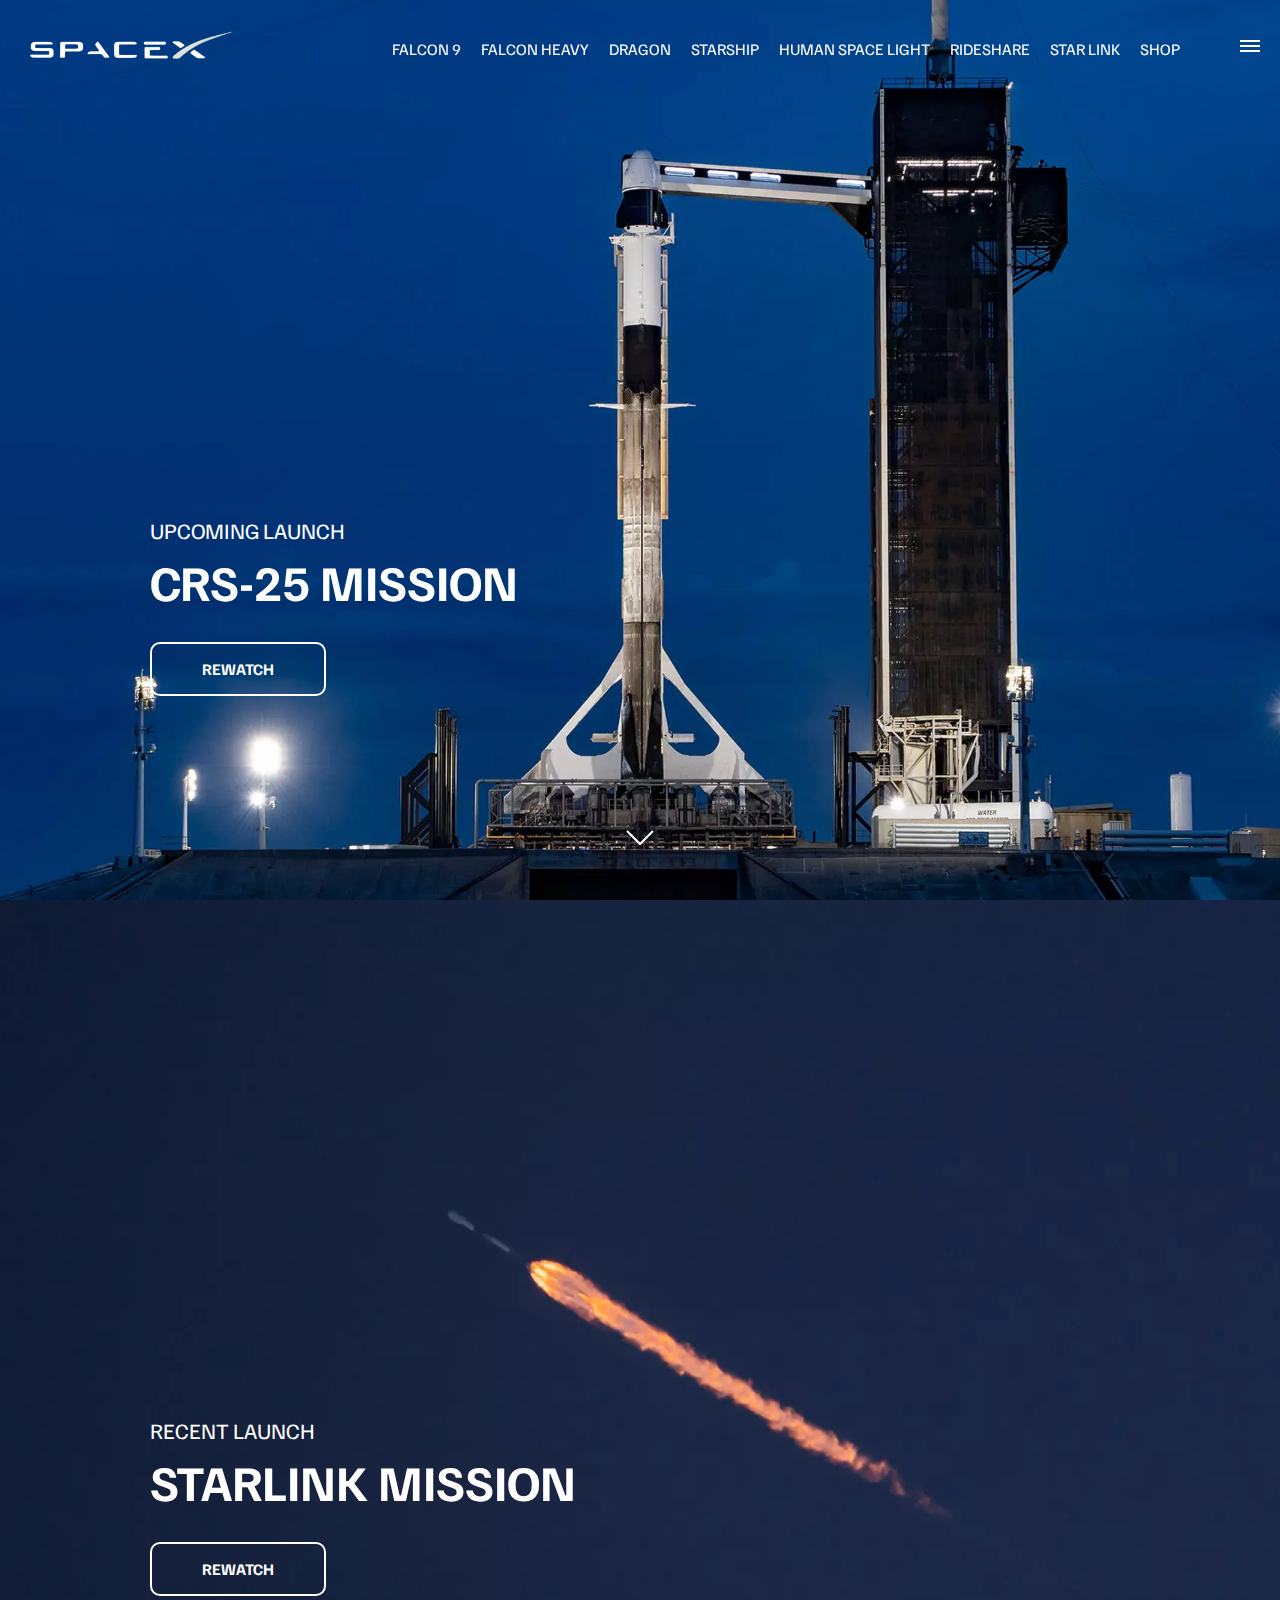
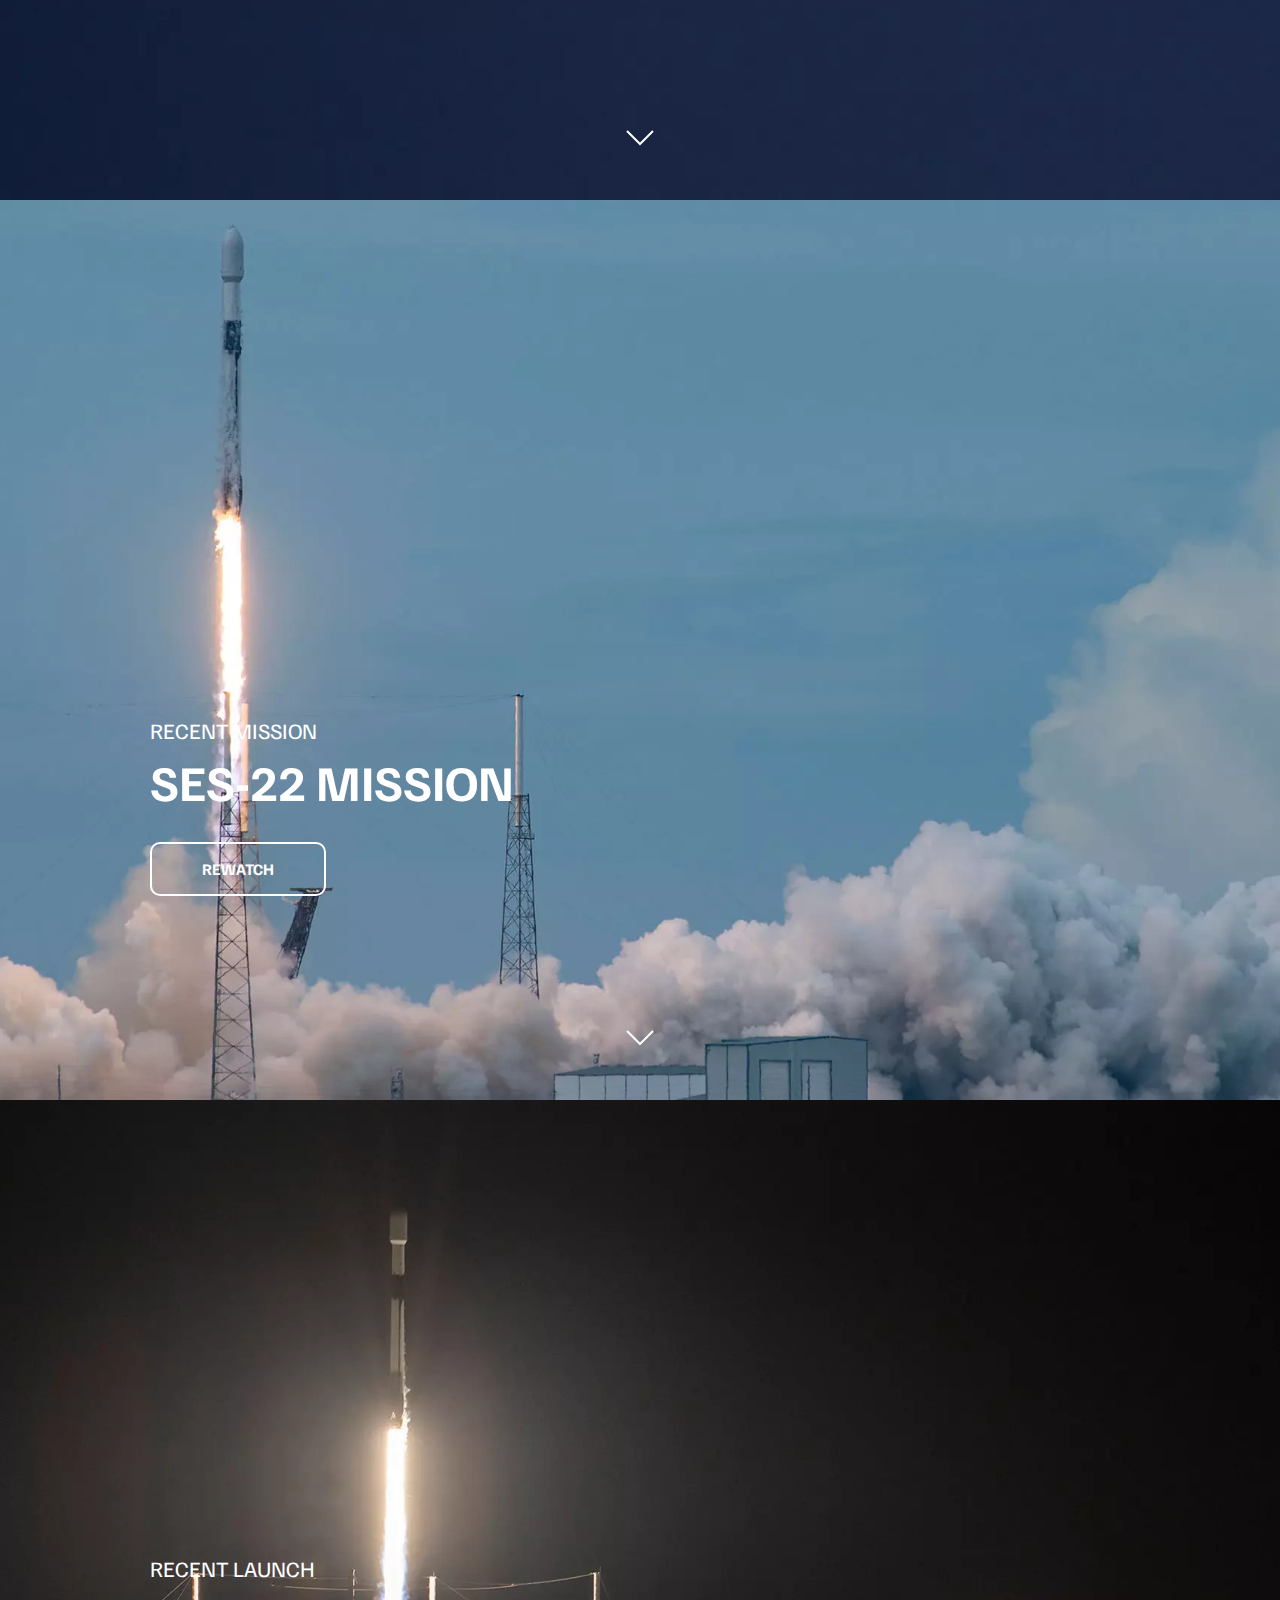
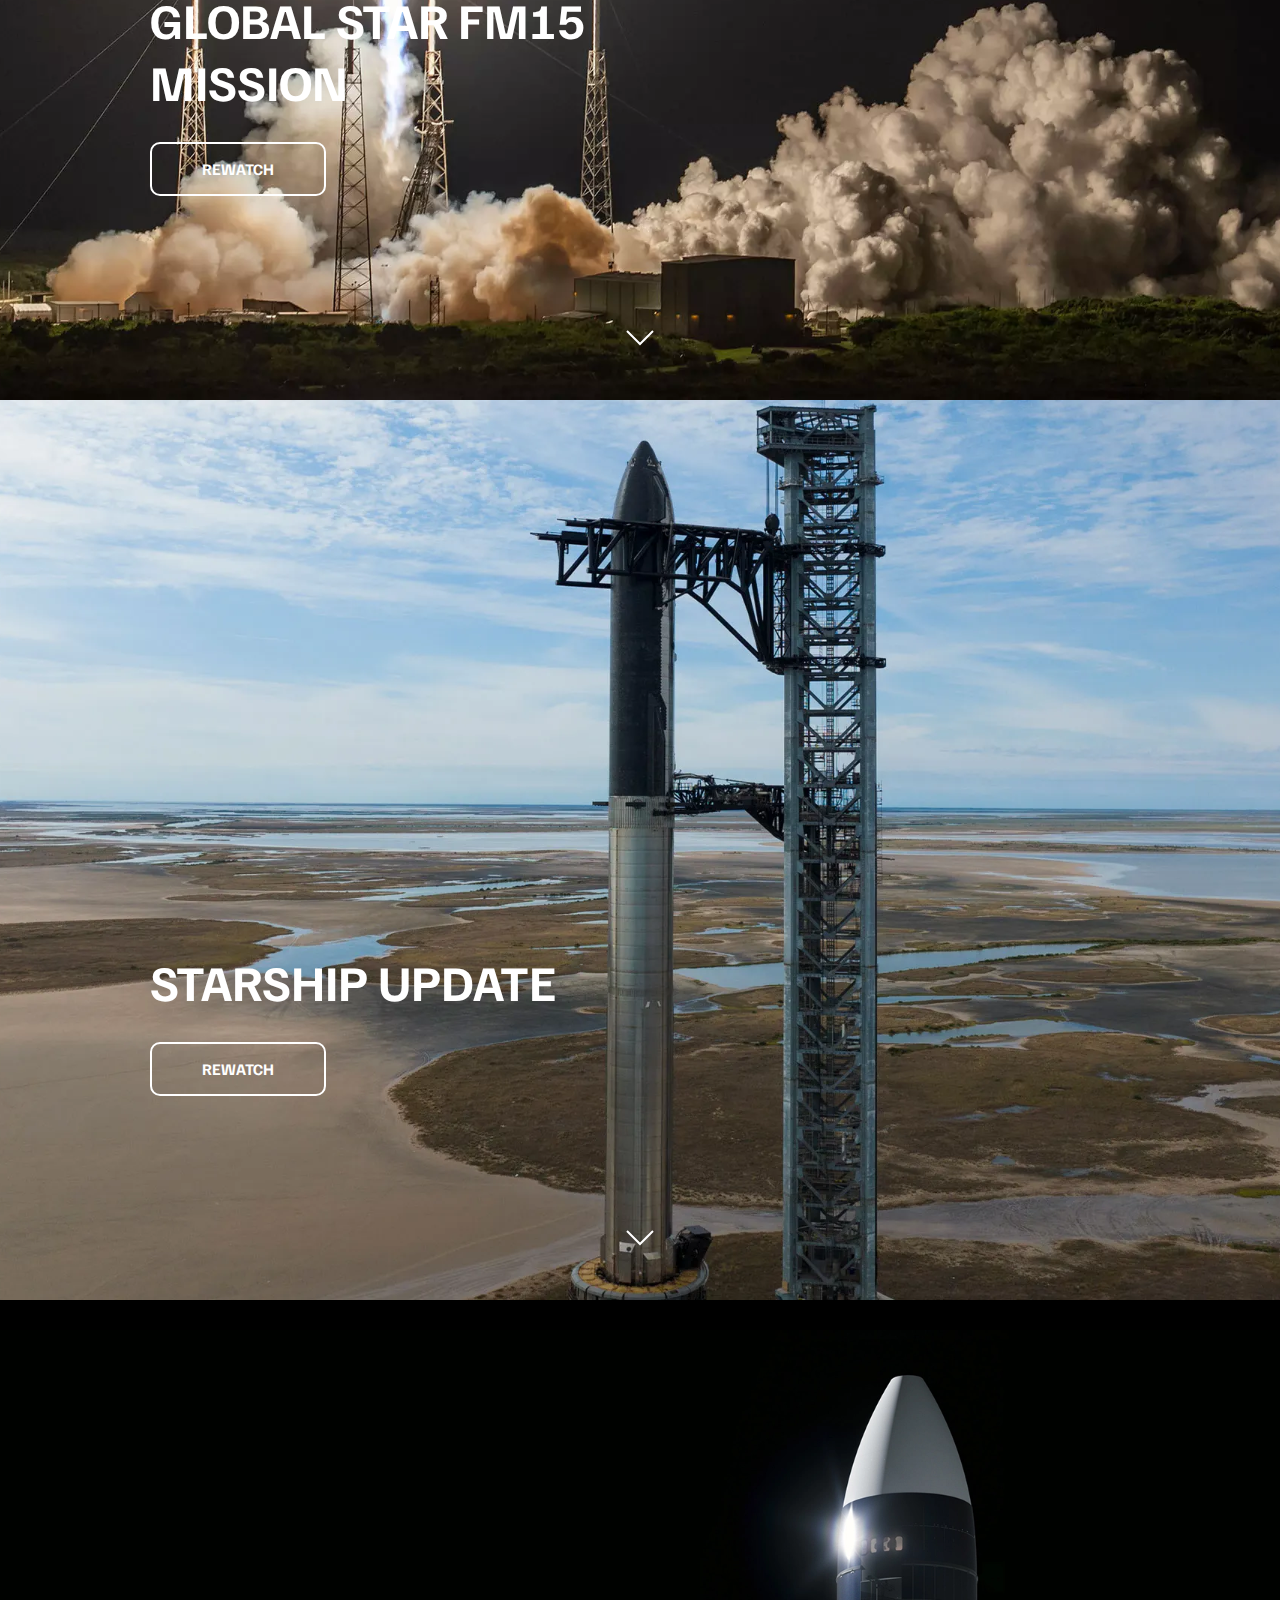
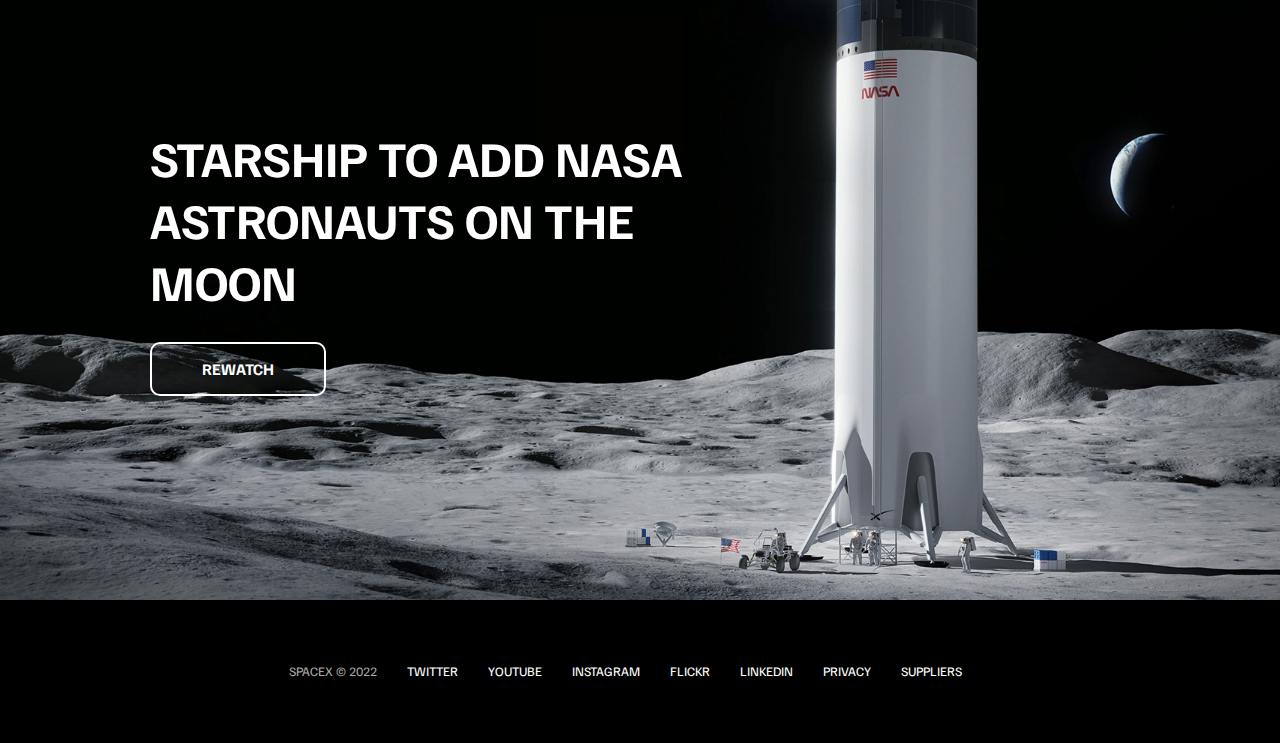
<file: index.html>
<!DOCTYPE html>
<html lang="en">

<head>
    <meta charset="UTF-8">
    <meta http-equiv="X-UA-Compatible" content="IE=edge">
    <meta name="viewport" content="width=device-width, initial-scale=1.0">

    <!-- font awesome  -->

    <link rel="stylesheet" href="https://cdnjs.cloudflare.com/ajax/libs/font-awesome/6.2.0/css/all.min.css"
        integrity="sha512-xh6O/CkQoPOWDdYTDqeRdPCVd1SpvCA9XXcUnZS2FmJNp1coAFzvtCN9BmamE+4aHK8yyUHUSCcJHgXloTyT2A=="
        crossorigin="anonymous" referrerpolicy="no-referrer" />

    <!-- SEO -->
    <meta name="description" content="Affordable And Professional Web Design">
    <meta name="keywords" content="web design, affordable web design, professional web design">
    <meta name="author" content="Masam Abbas">

    <!-- Main Css File -->
    <link rel="stylesheet" href="style.css">

    <!-- Javascript File -->
    <script src="script.js" defer></script>
    <title>Space - X</title>
</head>

<body>

    <div id="overlay"></div>

    <div id="mobile-menu" class="mobile-main-menu">
        <ul>
            <li><a href="">Mission</a></li>
            <li><a href="">Launches</a></li>
            <li><a href="">Careers</a></li>
            <li><a href="">Updates</a></li>
            <li><a href="">Shop</a></li>

            <li class="mobile-only"><a href="falcon9.html">Falcon 9</a></li>
            <li class="mobile-only"><a href="falcon-heavy.html">Falcon Heavy</a></li>
            <li class="mobile-only"><a href="dragon.html">Dragon</a></li>
            <li class="mobile-only"><a href="#">Starship</a></li>
            <li class="mobile-only"><a href="#">Human Space Light</a></li>
            <li class="mobile-only"><a href="#">RideShare</a></li>
            <li class="mobile-only"><a href="#">Star Link</a></li>
        </ul>
    </div>
    <header class="main-header">
        <div class="logo">
            <a href="index.html">
                <img src="img/logo.png" alt="spacex">
            </a>
        </div>

        <nav class="desktop-main-menu">
            <ul>
                <li><a href="falcon9.html">Falcon 9</a></li>
                <li><a href="faccon-heavy.html">Falcon Heavy</a></li>
                <li><a href="dragon.html">Dragon</a></li>
                <li><a href="#">Starship</a></li>
                <li><a href="#">Human Space Light</a></li>
                <li><a href="#">RideShare</a></li>
                <li><a href="#">Star Link</a></li>
                <li><a href="#">Shop</a></li>
            </ul>
        </nav>
    </header>


    <!-- HamBUrger Menu -->


    <button id="menu-btn" class="hamburger" type="button">
        <span class="hamburger-top"></span>
        <span class="hamburger-middle"></span>
        <span class="hamburger-bottom"></span>
    </button>


    <!-- Section A -->

    <section class="section-a">
        <div class="section-inner">
            <h4>Upcoming Launch</h4>
            <h2>CRS-25 Mission</h2>
            <a href="#" class="btn animate">
                <div class="hover"></div>
                <span>Rewatch</span>
            </a>
        </div>

        <div class="scroll-arrow">
            <svg width="30px" height="20px">
                <path stroke="#ffffff" fill="none" stroke-width="2px" d="M2.000,5.000 L15.000,18.000 L28.000,5.000">
                </path>
            </svg>
        </div>
    </section>

    <!-- Section B -->

    <section class="section-b">
        <div class="section-inner">
            <h4>Recent Launch</h4>
            <h2>StarLink Mission</h2>
            <a href="#" class="btn animate">
                <div class="hover"></div>
                <span>Rewatch</span>
            </a>
        </div>

        <div class="scroll-arrow">
            <svg width="30px" height="20px">
                <path stroke="#ffffff" fill="none" stroke-width="2px" d="M2.000,5.000 L15.000,18.000 L28.000,5.000">
                </path>
            </svg>
        </div>
    </section>


    <!-- Section C -->
    <section class="section-c">
        <div class="section-inner">
            <h4>Recent Mission</h4>
            <h2>SES-22 Mission</h2>
            <a href="#" class="btn animate">
                <div class="hover"></div>
                <span>Rewatch</span>
            </a>
        </div>

        <div class="scroll-arrow">
            <svg width="30px" height="20px">
                <path stroke="#ffffff" fill="none" stroke-width="2px" d="M2.000,5.000 L15.000,18.000 L28.000,5.000">
                </path>
            </svg>
        </div>
    </section>

    <!-- Section D -->

    <section class="section-d">
        <div class="section-inner">
            <h4>Recent Launch</h4>
            <h2>Global Star FM15 Mission</h2>
            <a href="#" class="btn animate">
                <div class="hover"></div>
                <span>Rewatch</span>
            </a>
        </div>

        <div class="scroll-arrow">
            <svg width="30px" height="20px">
                <path stroke="#ffffff" fill="none" stroke-width="2px" d="M2.000,5.000 L15.000,18.000 L28.000,5.000">
                </path>
            </svg>
        </div>
    </section>

    <!-- Section E -->

    <section class="section-e">
        <div class="section-inner">
            <h2>StarShip Update</h2>
            <a href="#" class="btn animate">
                <div class="hover"></div>
                <span>Rewatch</span>
            </a>
        </div>

        <div class="scroll-arrow">
            <svg width="30px" height="20px">
                <path stroke="#ffffff" fill="none" stroke-width="2px" d="M2.000,5.000 L15.000,18.000 L28.000,5.000">
                </path>
            </svg>
        </div>
    </section>

    <!-- Section F -->

    <section class="section-f">
        <div class="section-inner">
            <h2>StarShip To Add NASA Astronauts On The Moon</h2>
            <a href="#" class="btn animate">
                <div class="hover"></div>
                <span>Rewatch</span>
            </a>
        </div>
    </section>

    <!-- Footer -->

    <footer>
        <ul>
            <li>SpaceX &copy; 2022</li>
            <li><a href="#">Twitter</a></li>
            <li><a href="#">Youtube</a></li>
            <li><a href="#">Instagram</a></li>
            <li><a href="#">Flickr</a></li>
            <li><a href="#">LinkedIn</a></li>
            <li><a href="#">Privacy</a></li>
            <li><a href="#">Suppliers</a></li>
        </ul>
    </footer>


</body>

</html>
</file>
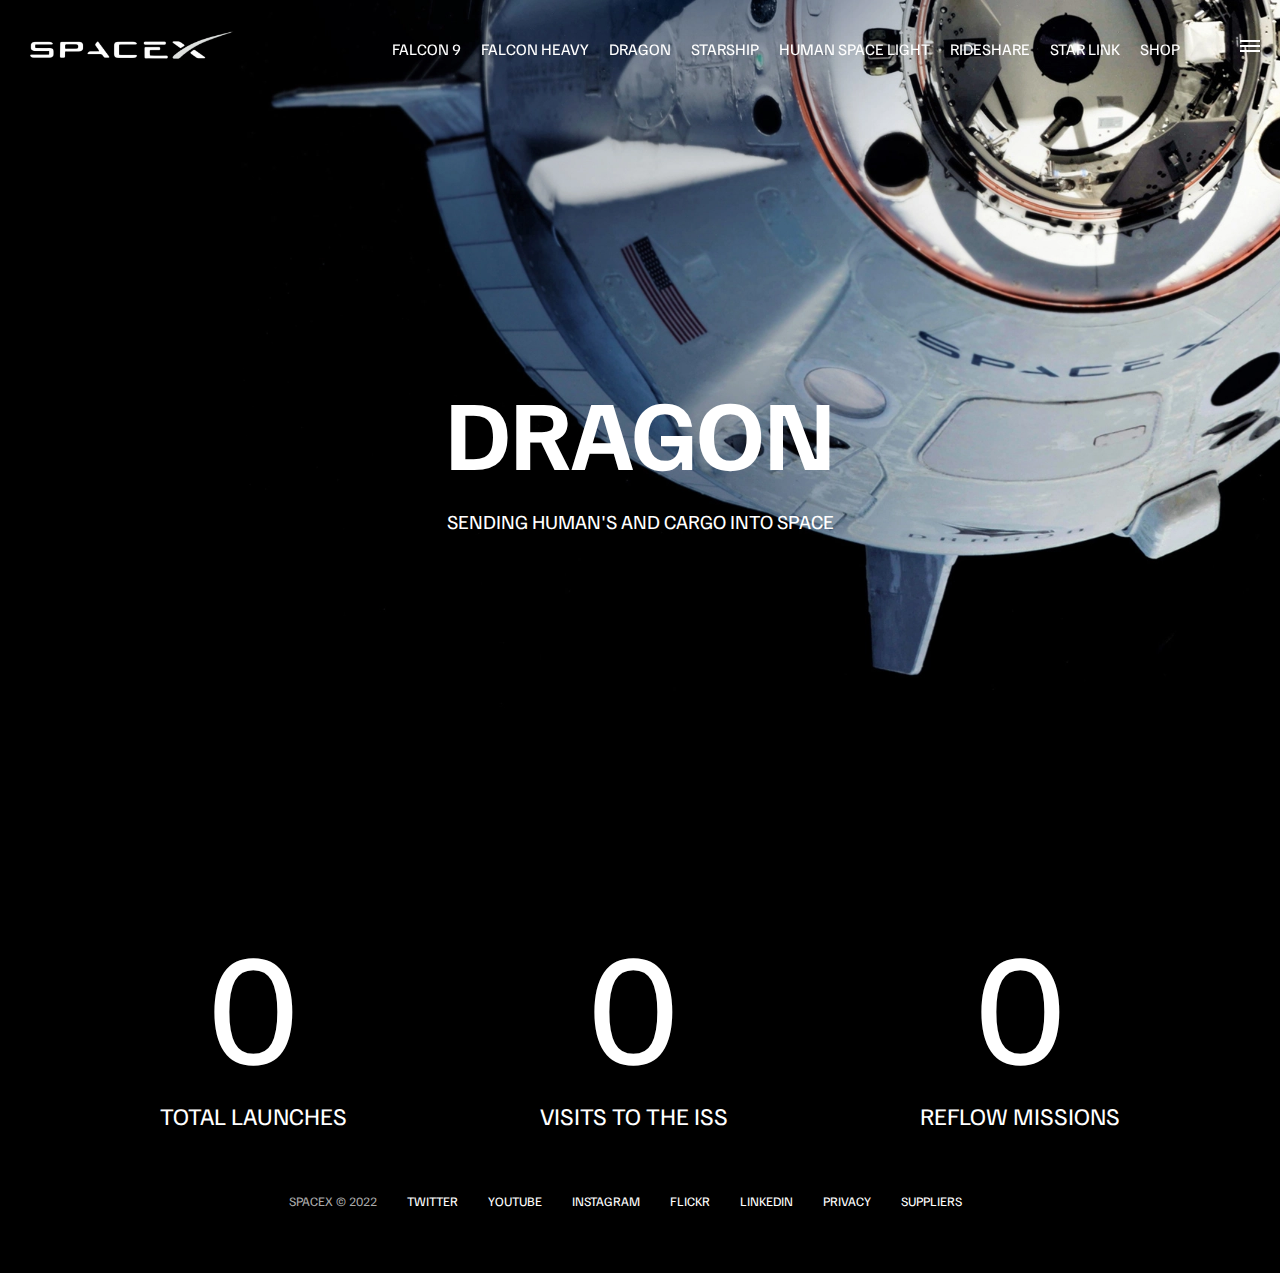
<file: dragon.html>
<!DOCTYPE html>
<html lang="en">

<head>
    <meta charset="UTF-8">
    <meta http-equiv="X-UA-Compatible" content="IE=edge">
    <meta name="viewport" content="width=device-width, initial-scale=1.0">

    <!-- font awesome  -->

    <link rel="stylesheet" href="https://cdnjs.cloudflare.com/ajax/libs/font-awesome/6.2.0/css/all.min.css"
        integrity="sha512-xh6O/CkQoPOWDdYTDqeRdPCVd1SpvCA9XXcUnZS2FmJNp1coAFzvtCN9BmamE+4aHK8yyUHUSCcJHgXloTyT2A=="
        crossorigin="anonymous" referrerpolicy="no-referrer" />

    <!-- SEO -->
    <meta name="description" content="Affordable And Professional Web Design">
    <meta name="keywords" content="web design, affordable web design, professional web design">
    <meta name="author" content="Masam Abbas">

    <!-- Main Css File -->
    <link rel="stylesheet" href="style.css">

    <!-- Javascript File -->
    <script src="script.js" defer></script>
    <title>SpaceX - Dragon</title>
</head>

<body>

    <div id="overlay"></div>

    <div id="mobile-menu" class="mobile-main-menu">
        <ul>
            <li><a href="">Mission</a></li>
            <li><a href="">Launches</a></li>
            <li><a href="">Careers</a></li>
            <li><a href="">Updates</a></li>
            <li><a href="">Shop</a></li>

            <li class="mobile-only"><a href="falcon9.html">Falcon 9</a></li>
            <li class="mobile-only"><a href="faccon-heavy.html">Falcon Heavy</a></li>
            <li class="mobile-only"><a href="dragon.html">Dragon</a></li>
            <li class="mobile-only"><a href="#">Starship</a></li>
            <li class="mobile-only"><a href="#">Human Space Light</a></li>
            <li class="mobile-only"><a href="#">RideShare</a></li>
            <li class="mobile-only"><a href="#">Star Link</a></li>
        </ul>
    </div>
    <header class="main-header">
        <div class="logo">
            <a href="index.html">
                <img src="img/logo.png" alt="spacex">
            </a>
        </div>

        <nav class="desktop-main-menu">
            <ul>
                <li><a href="falcon9.html">Falcon 9</a></li>
                <li><a href="falcon-heavy.html">Falcon Heavy</a></li>
                <li><a href="dragon.html">Dragon</a></li>
                <li><a href="#">Starship</a></li>
                <li><a href="#">Human Space Light</a></li>
                <li><a href="#">RideShare</a></li>
                <li><a href="#">Star Link</a></li>
                <li><a href="#">Shop</a></li>
            </ul>
        </nav>
    </header>


    <!-- HamBUrger Menu -->


    <button id="menu-btn" class="hamburger" type="button">
        <span class="hamburger-top"></span>
        <span class="hamburger-middle"></span>
        <span class="hamburger-bottom"></span>
    </button>


    <!-- section -->

    <section class="section-animate bg-dragon">

    </section>
   
    <div class="section-inner-center">
        <h3>Dragon</h3>
        <p>Sending Human's And cargo into space</p>
    </div>

    <!-- stats -->

    <div class="stats">
        <div>
            <span class="counter" data-target="34">0</span>
            <h4>Total Launches</h4>
        </div>
        <div>
            <span class="counter" data-target="31">0</span>
            <h4>Visits To The ISS</h4>
        </div>
        <div>
            <span class="counter" data-target="13">0</span>
            <h4>Reflow Missions</h4>
        </div>
    </div>

    <!-- Footer -->

    <footer>
        <ul>
            <li>SpaceX &copy; 2022</li>
            <li><a href="#">Twitter</a></li>
            <li><a href="#">Youtube</a></li>
            <li><a href="#">Instagram</a></li>
            <li><a href="#">Flickr</a></li>
            <li><a href="#">LinkedIn</a></li>
            <li><a href="#">Privacy</a></li>
            <li><a href="#">Suppliers</a></li>
        </ul>
    </footer>


</body>

</html>
</file>
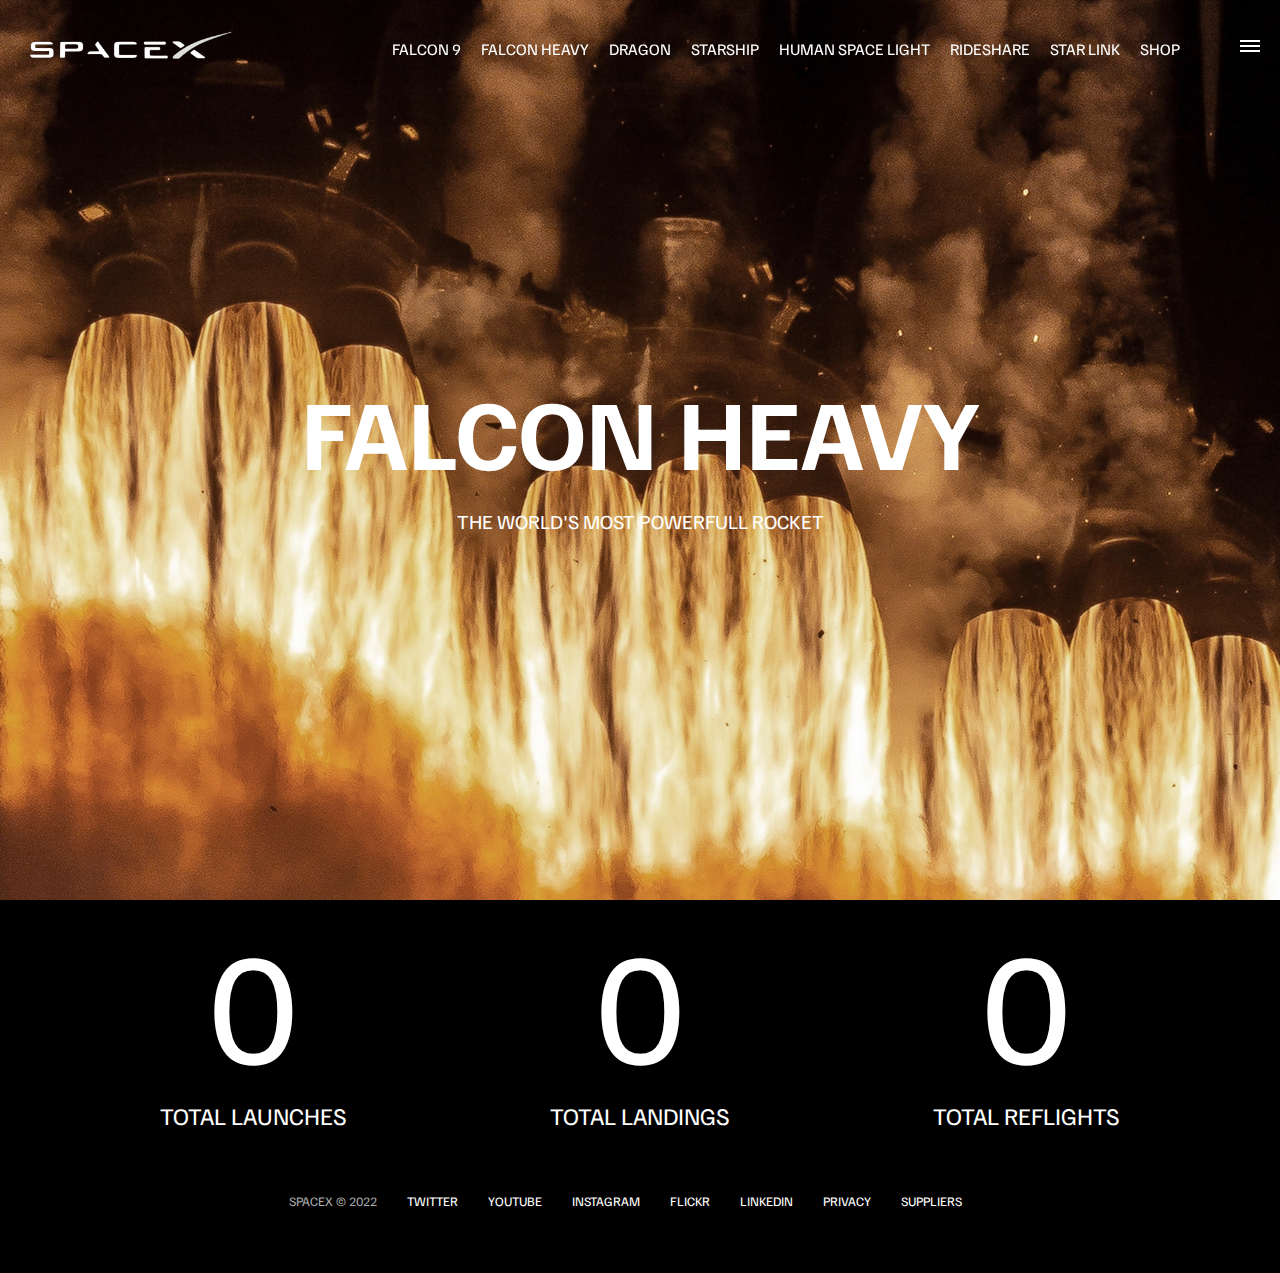
<file: falcon-heavy.html>
<!DOCTYPE html>
<html lang="en">

<head>
    <meta charset="UTF-8">
    <meta http-equiv="X-UA-Compatible" content="IE=edge">
    <meta name="viewport" content="width=device-width, initial-scale=1.0">

    <!-- font awesome  -->

    <link rel="stylesheet" href="https://cdnjs.cloudflare.com/ajax/libs/font-awesome/6.2.0/css/all.min.css"
        integrity="sha512-xh6O/CkQoPOWDdYTDqeRdPCVd1SpvCA9XXcUnZS2FmJNp1coAFzvtCN9BmamE+4aHK8yyUHUSCcJHgXloTyT2A=="
        crossorigin="anonymous" referrerpolicy="no-referrer" />

    <!-- SEO -->
    <meta name="description" content="Affordable And Professional Web Design">
    <meta name="keywords" content="web design, affordable web design, professional web design">
    <meta name="author" content="Masam Abbas">

    <!-- Main Css File -->
    <link rel="stylesheet" href="style.css">

    <!-- Javascript File -->
    <script src="script.js" defer></script>
    <title>SpaceX - Falcon Heavy</title>
</head>

<body>

    <div id="overlay"></div>

    <div id="mobile-menu" class="mobile-main-menu">
        <ul>
            <li><a href="">Mission</a></li>
            <li><a href="">Launches</a></li>
            <li><a href="">Careers</a></li>
            <li><a href="">Updates</a></li>
            <li><a href="">Shop</a></li>

            <li class="mobile-only"><a href="falcon9.html">Falcon 9</a></li>
            <li class="mobile-only"><a href="faccon-heavy.html">Falcon Heavy</a></li>
            <li class="mobile-only"><a href="dragon.html">Dragon</a></li>
            <li class="mobile-only"><a href="#">Starship</a></li>
            <li class="mobile-only"><a href="#">Human Space Light</a></li>
            <li class="mobile-only"><a href="#">RideShare</a></li>
            <li class="mobile-only"><a href="#">Star Link</a></li>
        </ul>
    </div>
    <header class="main-header">
        <div class="logo">
            <a href="index.html">
                <img src="img/logo.png" alt="spacex">
            </a>
        </div>

        <nav class="desktop-main-menu">
            <ul>
                <li><a href="falcon9.html">Falcon 9</a></li>
                <li><a href="falcon-heavy.html">Falcon Heavy</a></li>
                <li><a href="dragon.html">Dragon</a></li>
                <li><a href="#">Starship</a></li>
                <li><a href="#">Human Space Light</a></li>
                <li><a href="#">RideShare</a></li>
                <li><a href="#">Star Link</a></li>
                <li><a href="#">Shop</a></li>
            </ul>
        </nav>
    </header>


    <!-- HamBUrger Menu -->


    <button id="menu-btn" class="hamburger" type="button">
        <span class="hamburger-top"></span>
        <span class="hamburger-middle"></span>
        <span class="hamburger-bottom"></span>
    </button>


    <!-- section -->

    <section class="section-animate bg-falcon-heavy">

    </section>
   
    <div class="section-inner-center">
        <h3>Falcon Heavy</h3>
        <p>The World's Most Powerfull rocket</p>
    </div>

    <!-- stats -->

    <div class="stats">
        <div>
            <span class="counter" data-target="3">0</span>
            <h4>Total Launches</h4>
        </div>
        <div>
            <span class="counter" data-target="7">0</span>
            <h4>Total Landings</h4>
        </div>
        <div>
            <span class="counter" data-target="4">0</span>
            <h4>Total Reflights</h4>
        </div>
    </div>

    <!-- Footer -->

    <footer>
        <ul>
            <li>SpaceX &copy; 2022</li>
            <li><a href="#">Twitter</a></li>
            <li><a href="#">Youtube</a></li>
            <li><a href="#">Instagram</a></li>
            <li><a href="#">Flickr</a></li>
            <li><a href="#">LinkedIn</a></li>
            <li><a href="#">Privacy</a></li>
            <li><a href="#">Suppliers</a></li>
        </ul>
    </footer>


</body>

</html>
</file>
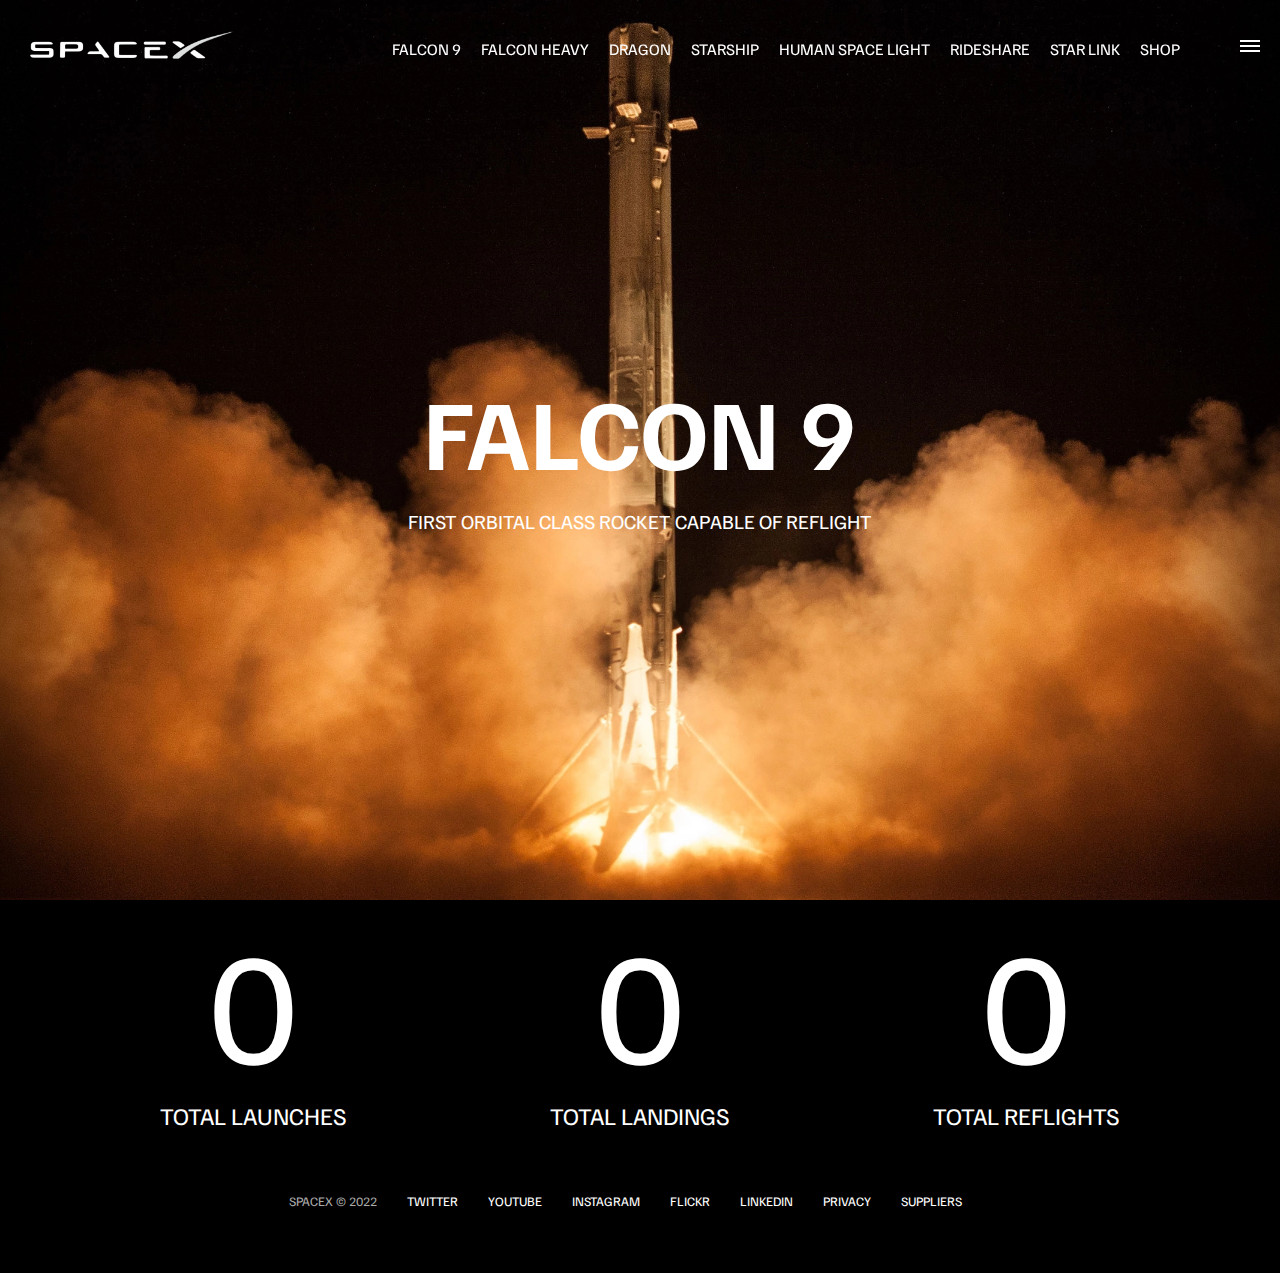
<file: falcon9.html>
<!DOCTYPE html>
<html lang="en">

<head>
    <meta charset="UTF-8">
    <meta http-equiv="X-UA-Compatible" content="IE=edge">
    <meta name="viewport" content="width=device-width, initial-scale=1.0">

    <!-- font awesome  -->

    <link rel="stylesheet" href="https://cdnjs.cloudflare.com/ajax/libs/font-awesome/6.2.0/css/all.min.css"
        integrity="sha512-xh6O/CkQoPOWDdYTDqeRdPCVd1SpvCA9XXcUnZS2FmJNp1coAFzvtCN9BmamE+4aHK8yyUHUSCcJHgXloTyT2A=="
        crossorigin="anonymous" referrerpolicy="no-referrer" />

    <!-- SEO -->
    <meta name="description" content="Affordable And Professional Web Design">
    <meta name="keywords" content="web design, affordable web design, professional web design">
    <meta name="author" content="Masam Abbas">

    <!-- Main Css File -->
    <link rel="stylesheet" href="style.css">

    <!-- Javascript File -->
    <script src="script.js" defer></script>
    <title>SpaceX - Falcon 9</title>
</head>

<body>

    <div id="overlay"></div>

    <div id="mobile-menu" class="mobile-main-menu">
        <ul>
            <li><a href="">Mission</a></li>
            <li><a href="">Launches</a></li>
            <li><a href="">Careers</a></li>
            <li><a href="">Updates</a></li>
            <li><a href="">Shop</a></li>

            <li class="mobile-only"><a href="falcon9.html">Falcon 9</a></li>
            <li class="mobile-only"><a href="faccon-heavy.html">Falcon Heavy</a></li>
            <li class="mobile-only"><a href="dragon.html">Dragon</a></li>
            <li class="mobile-only"><a href="#">Starship</a></li>
            <li class="mobile-only"><a href="#">Human Space Light</a></li>
            <li class="mobile-only"><a href="#">RideShare</a></li>
            <li class="mobile-only"><a href="#">Star Link</a></li>
        </ul>
    </div>
    <header class="main-header">
        <div class="logo">
            <a href="index.html">
                <img src="img/logo.png" alt="spacex">
            </a>
        </div>

        <nav class="desktop-main-menu">
            <ul>
                <li><a href="falcon9.html">Falcon 9</a></li>
                <li><a href="falcon-heavy.html">Falcon Heavy</a></li>
                <li><a href="dragon.html">Dragon</a></li>
                <li><a href="#">Starship</a></li>
                <li><a href="#">Human Space Light</a></li>
                <li><a href="#">RideShare</a></li>
                <li><a href="#">Star Link</a></li>
                <li><a href="#">Shop</a></li>
            </ul>
        </nav>
    </header>


    <!-- HamBUrger Menu -->


    <button id="menu-btn" class="hamburger" type="button">
        <span class="hamburger-top"></span>
        <span class="hamburger-middle"></span>
        <span class="hamburger-bottom"></span>
    </button>


    <!-- section -->

    <section class="section-animate bg-falcon-9">

    </section>
   
    <div class="section-inner-center">
        <h3>Falcon 9</h3>
        <p>First Orbital Class Rocket Capable Of Reflight</p>
    </div>

    <!-- stats -->

    <div class="stats">
        <div>
            <span class="counter" data-target="3">0</span>
            <h4>Total Launches</h4>
        </div>
        <div>
            <span class="counter" data-target="7">0</span>
            <h4>Total Landings</h4>
        </div>
        <div>
            <span class="counter" data-target="4">0</span>
            <h4>Total Reflights</h4>
        </div>
    </div>

    <!-- Footer -->

    <footer>
        <ul>
            <li>SpaceX &copy; 2022</li>
            <li><a href="#">Twitter</a></li>
            <li><a href="#">Youtube</a></li>
            <li><a href="#">Instagram</a></li>
            <li><a href="#">Flickr</a></li>
            <li><a href="#">LinkedIn</a></li>
            <li><a href="#">Privacy</a></li>
            <li><a href="#">Suppliers</a></li>
        </ul>
    </footer>


</body>

</html>
</file>
<file: style.css>
@import url('https://fonts.googleapis.com/css2?family=Catamaran&family=Familjen+Grotesk:wght@600&family=Grenze+Gotisch:wght@500&family=Kanit:wght@300&family=Lato:wght@300&family=Nunito:wght@300;400&display=swap');

*,
*::before,
::after {
    margin: 0;
    padding: 0;
    box-sizing: border-box;
}

body {
    font-family: 'Familjen Grotesk', sans-serif;
    background-color: #000;
    color: #fff;
}

a {
    text-decoration: none;
    color: #fff;

}

ul {
    list-style: none;
}

/* Header */

.main-header {
    position: fixed;
    top: 0;
    left: 0;
    width: 100%;
    z-index: 3;
    display: flex;
    justify-content: space-between;
    align-items: center;
    text-transform: uppercase;
    height: 100px;
    padding: 0 30px;
}

/* Logo */

.logo {
    width: 210px;
    height: auto;
}

.logo img {
    display: block;
    height: auto;
    width: 100%;
}


/* Desktop Menu */
.desktop-main-menu {
    margin-right: 50px;
}

.desktop-main-menu ul {
    display: flex;
}

.desktop-main-menu ul li {
    position: relative;
    margin-right: 20px;
    padding-bottom: 2px;
}

/* Menu Item Bottom Border */

.desktop-main-menu ul li a::after {
    content: '';
    position: absolute;
    bottom: 0;
    left: 0;
    width: 100%;
    height: 1px;
    background: #fff;
    transform: scaleX(0);
    transition: transform 0.6s cubic-bezier(0.19, 1, 0.22, 1);
    transform-origin: right center;
}

.desktop-main-menu ul li a:hover::after {
    transform: scaleX(1);
    transform-origin: left center;
    transition-duration: 0.4s;

}

/* section A*/

section {
    position: relative;
    height: 100vh;
    background-position: center center;
    background-repeat: no-repeat;
    background-size: cover;
    text-transform: uppercase;
}

.section-inner {
    position: absolute;
    bottom: 200px;
    left: 150px;
    max-width: 560px;
}

.section-inner h4 {
    font-size: 22px;
    margin-bottom: 6px;
    font-weight: 300;
    animation: fadeInUp 0.5s ease-in-out;
}

.section-inner h2 {
    font-size: 50px;
    font-weight: 700;
    margin-bottom: 20px;
    animation: fadeInUp 0.5s ease-in-out 0.2s;
    animation-fill-mode: both;
}

.section-inner a {
    animation: fadeInUp 0.5s ease-in-out 0.4s;
    animation-fill-mode: both;
}

/* Background Images */


.section-a {
    background-image: url('img/section-a.webp');
}

.section-b {
    background-image: url('img/section-b.webp');
}

.section-c {
    background-image: url('img/section-c.webp');
}

.section-d {
    background-image: url('img/section-d.webp');
}

.section-e {
    background-image: url('img/section-e.webp');
}

.section-f {
    background-image: url('img/section-f.webp');
}


/* Buttons */
.btn {
    position: relative;
    display: inline-block;
    cursor: pointer;
    text-align: center;
    min-width: 130px;
    padding: 15px 50px;
    margin-top: 10px;
    border: 2px solid #fff;
    border-radius: 10px;
    font-weight: bold;
    overflow: hidden;
    z-index: 2;
}


.btn:hover span {
    color: #000;
}

.btn .hover {
    position: absolute;
    top: 0;
    left: 0;
    width: 100%;
    height: 100%;
    background-color: #fff;
    color: #000;
    z-index: -1;
    transform: translateY(100%);
    transition: transform 0.6s cubic-bezier(0.19, 1, 0.22, 1);

}

.btn:hover .hover {
    transform: translateY(0);
}

.scroll-arrow {
    position: absolute;
    bottom: 50px;
    left: 50%;
    transform: translateX(-50%);
    animation: fadeBounce 5s infinite;
}

/* footer */

footer {
    position: relative;
    padding: 55px 0;
}

footer ul {
    display: flex;
    justify-content: center;
    align-items: center;
    flex-wrap: wrap;
}

footer ul li {
    margin-right: 30px;
    color: #aaa;
    text-transform: uppercase;
    font-size: 13px;
    line-height: 2.5;
}

footer ul li a {
    color: #fff;
    transition: color 0.6s;
}

footer ul li a:hover {
    color: #aaa;
}

/* Hamburger Menu */

.hamburger {
    position: fixed;
    top: 40px;
    right: 20px;
    z-index: 10;
    cursor: pointer;
    width: 20px;
    background: none;
    border: none;
}

.hamburger-top,
.hamburger-middle,
.hamburger-bottom {
    position: absolute;
    width: 20px;
    height: 2px;
    top: 0;
    left: 0;
    background: #fff;
    transition: all 0.5s;
}

.hamburger-middle {
    transform: translateY(5px);
}

.hamburger-bottom {
    transform: translateY(10px);
}

/* OverLay */

.overlay-show {
    position: fixed;
    top: 0;
    left: 0;
    width: 100%;
    height: 100%;
    background-color: rgba(0, 0, 0, .4);
    z-index: 3;
}

/* stop body scroll */

.stop-scroll {
    overflow: hidden;
}


/* hide ,obile main menuitems */


.mobile-only {
    display: none;
}



/* Transition hamburger to x when open */

.open {
    transform: rotate(90deg);
}

.open .hamburger-top {
    transform: rotate(45deg) translateY(6px) translateX(6px);
}

.open .hamburger-middle {
    display: none;
}

.open .hamburger-bottom {
    transform: rotate(-45deg) translateY(6px) translateX(-6px);

}


/* Mobile Menu */

.mobile-main-menu {
    position: fixed;
    top: 0;
    right: 0;
    width: 350px;
    height: 100%;
    z-index: 4;
    background-color: #000;
    display: flex;
    align-items: center;
    justify-content: center;
    transform: translateX(100%);
    transition: transform 0.6s cubic-bezier(0.19, 1, 0.22, 1);
}

/* bring menu from right */

.show-menu {
    transform: translateX(0);
}

.mobile-main-menu ul {
    display: flex;
    flex-direction: column;
    align-items: end;
    justify-content: center;
    padding: 50px;
    width: 100%;
    margin-top: 10px;
    margin-right: 20px;

}

.mobile-main-menu ul li {
    margin-bottom: 20px;
    font-size: 18px;
    text-transform: uppercase;
    border-bottom: 1px dotted #555;
    width: 100%;
    text-align: right;
    padding-bottom: 8px;
}

.mobile-main-menu ul li a {
    color: #fff;
    transition: color 0.6s;
}

.mobile-main-menu ul li a:hover {
    color: #aaa;
}

/* Inner Pages */
 
/* falcon heavy */

.bg-falcon-heavy {
    background-image: url('img/falcon-heavy.webp');
}

.bg-dragon {
    background-image: url('img/dragon.webp');
}


/* falcon9 css */

.bg-falcon-9 {
    background-image: url('img/falcon-9.webp');
}

.section-animate {
    animation: fadeIn 2s ease-in-out;
}

.section-inner-center {
    position: absolute;
    top: 50%;
    left: 50%;
    transform: translate(-50%, -50%);
    text-transform: uppercase;
    text-align: center;
    width: 80%;
}

.section-inner-center h3 {
    font-size: 100px;
    margin-bottom: 15px;
    animation: fadeInUp 0.5s ease-in-out;
    animation-fill-mode: both;
}

.section-inner-center p {
    font-size: 20px;
    animation: fadeInUp 0.5s ease-in-out 0.2s;
    animation-fill-mode: both;

}

/* stats */

.stats {
    max-width: 960px;
    margin: 0 auto;
    display: flex;
    align-items: center;
    justify-content: space-between;
    text-align: center;
    text-transform: uppercase;

}

.stats div span {
    font-size: 160px;
}

.stats div h4 {
    font-size: 24px;
    font-weight: 300;
}

/* Animations */

@keyframes fadeInUp {
    0% {
        opacity: 0;
        transform: translateY(140px);
    }

    100% {
        opacity: 1;
        transform: translateY(0);
    }
}

@keyframes fadeIn {
    0% {
        opacity: 0;
    }

    100% {
        opacity: 1;

    }
}

@keyframes fadeBounce {

    0%,
    20%,
    50%,
    80%,
    100% {
        opacity: 0;
        transform: translateY(-20px);
    }

    40% {
        transform: translateY(0);
        opacity: 1;
    }
}

/* Media Queries */

@media (max-width:960px) {

    /* Hide Desktop Menu */
    .desktop-main-menu {
        display: none;
    }

    /* show main mobile items */

    .mobile-only {
        display: block;
    }

    .section-inner-center h3 {
        font-size: 75px;
    }
}

@media (max-width:600px) {
    .section-inner {
        bottom: 75px;
        left: 20px;
    }

    .section-inner h2 {
        font-size: 40px;
    }

    footer ul li:first-child {
        position: absolute;
        top: 30px;
        left: 50%;
        transform: translate(-50%, -50%);
    }

    footer ul li {
        margin-right: 15px;
    }

    .logo {
        width: 150px;
        margin: auto;
    }

    .section-inner-center h3 {
        font-size: 50px;
    }

    
    /* stats */

    .stats{
        flex-direction: column;
    }

    .stats div{
        margin-bottom: 20px;
    }
}
</file>
